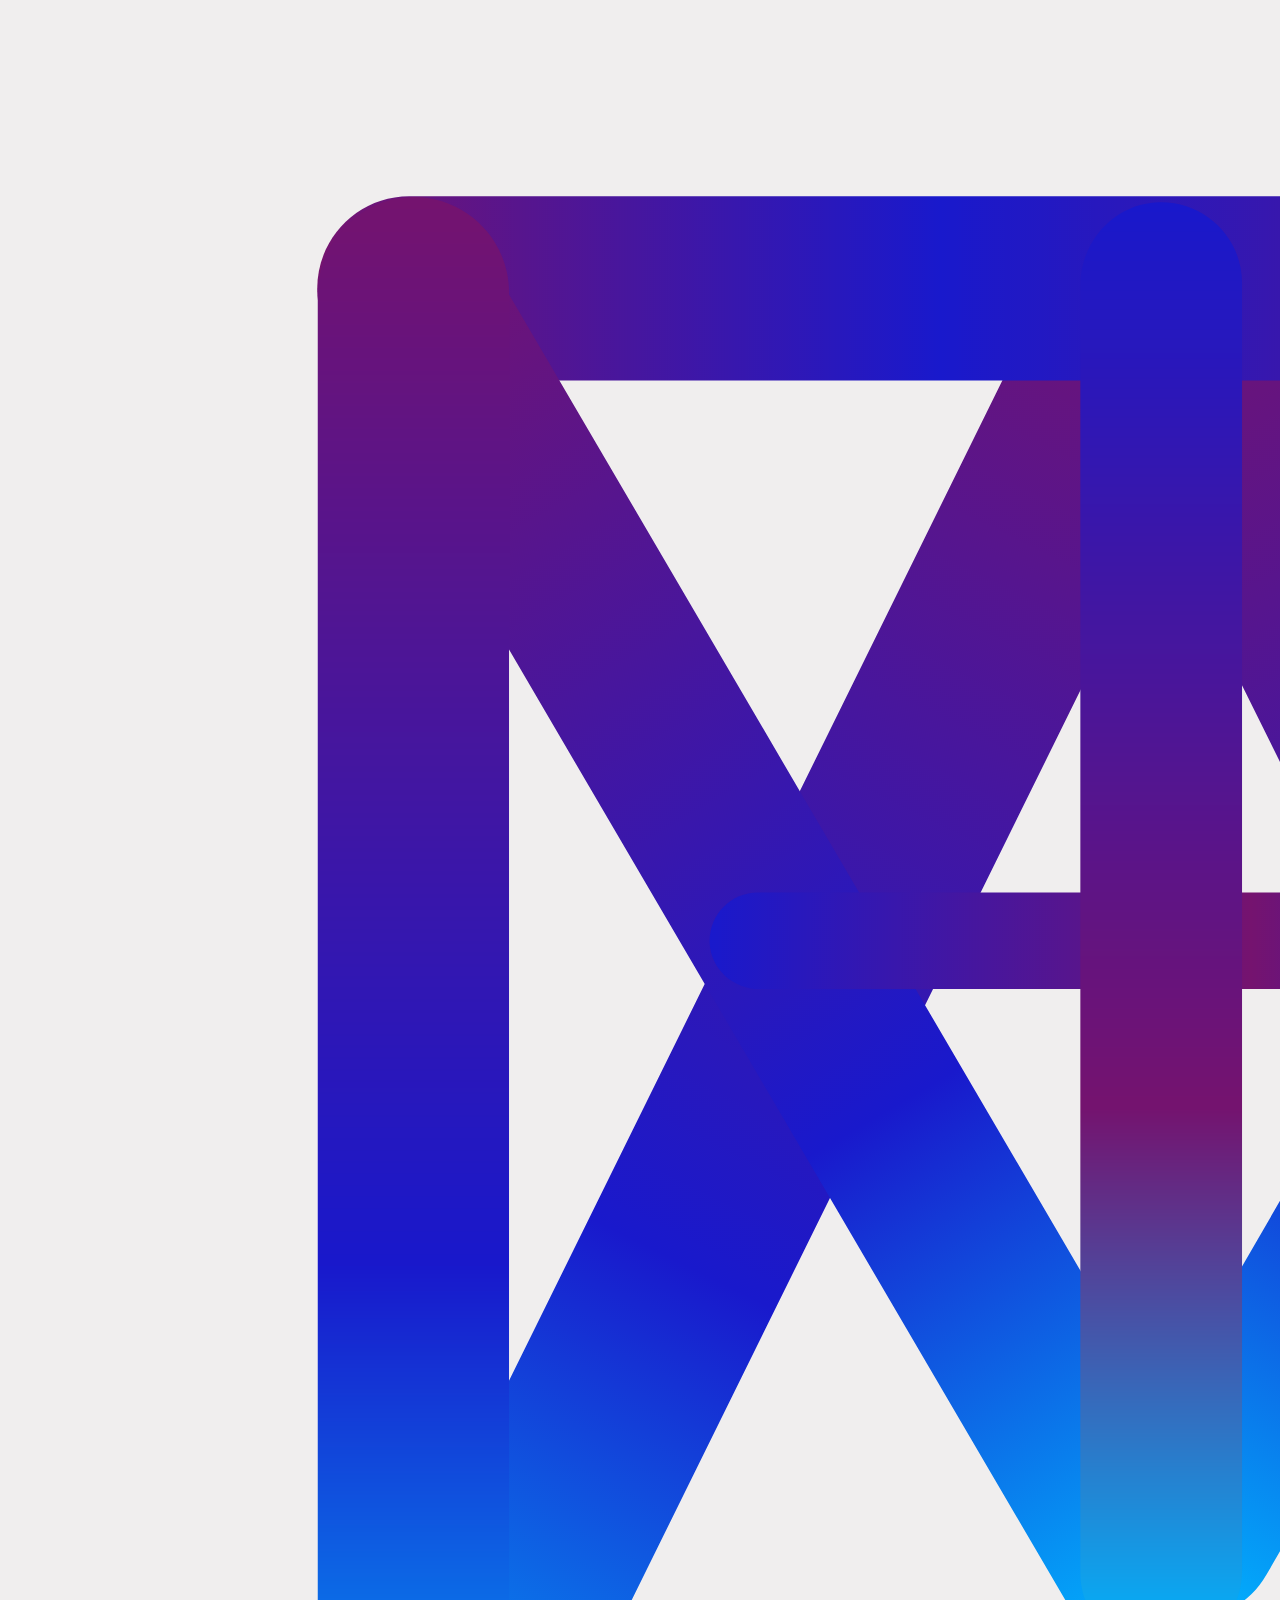
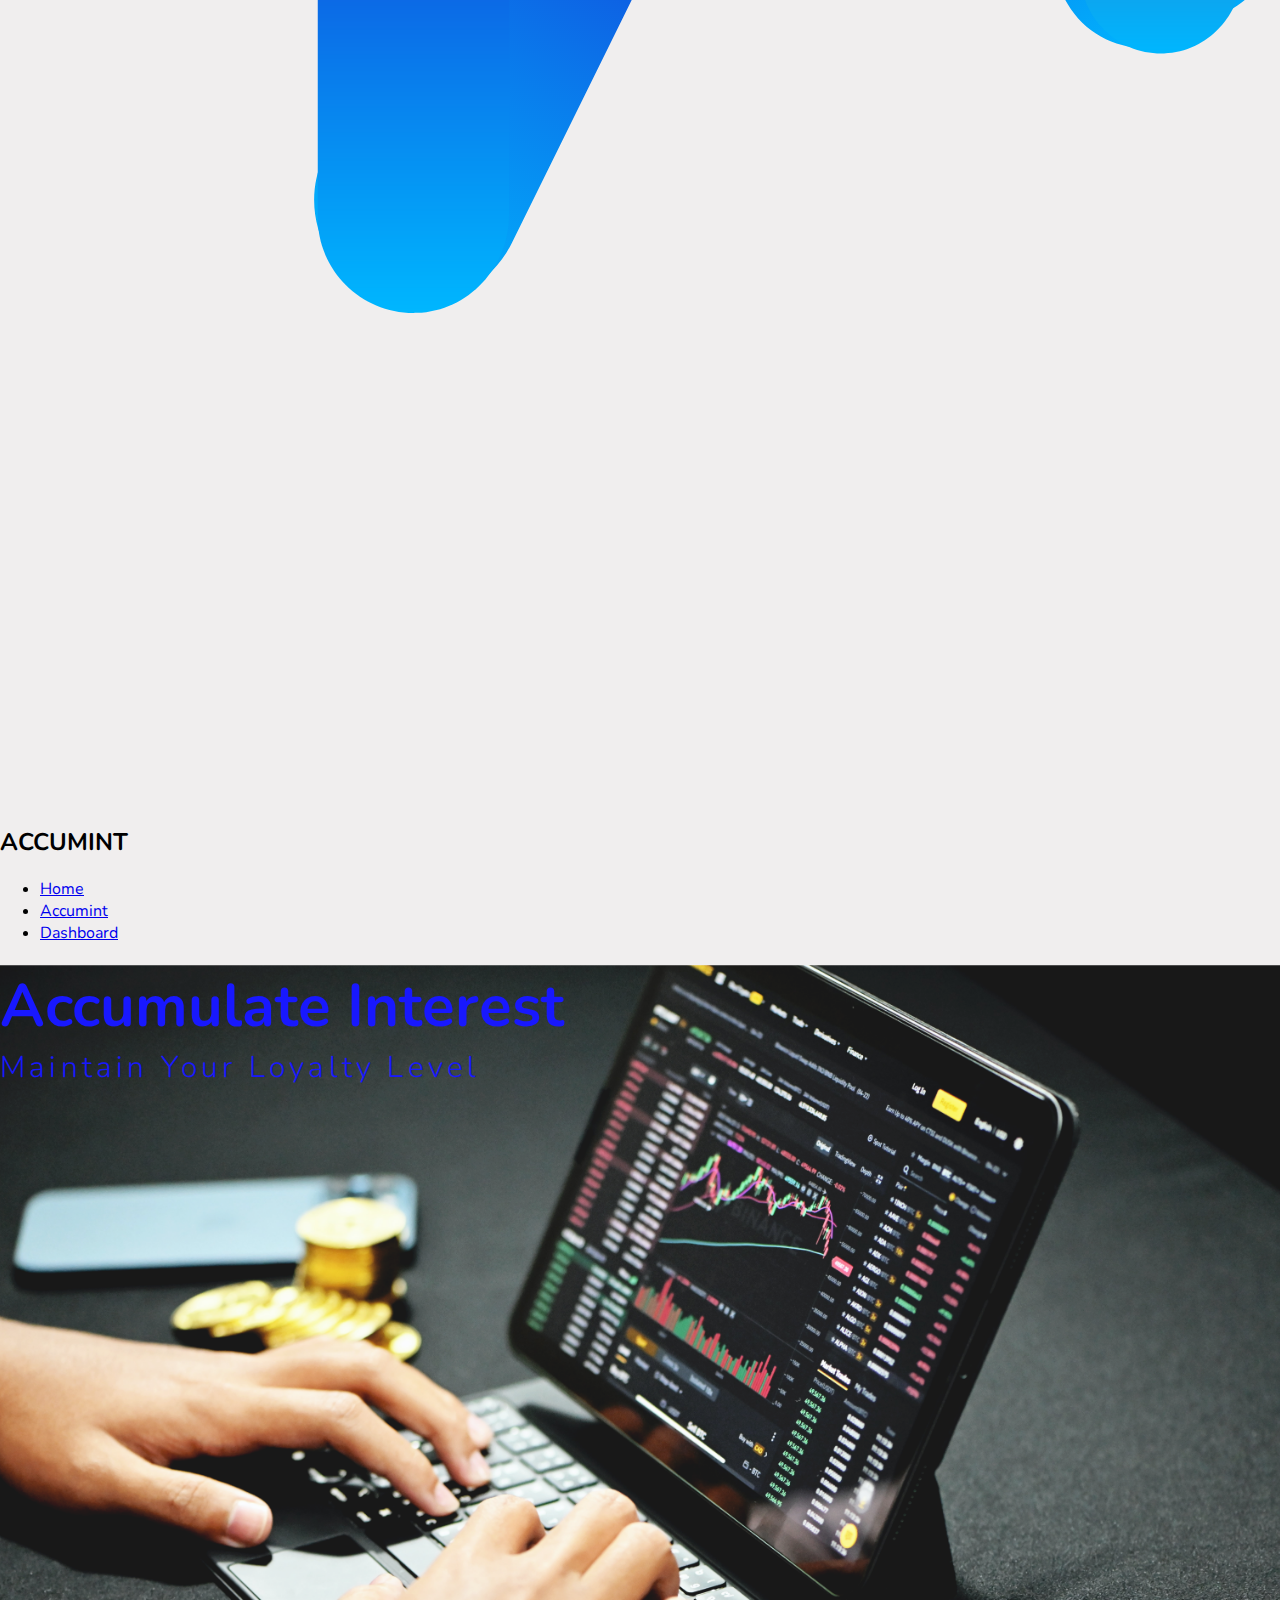
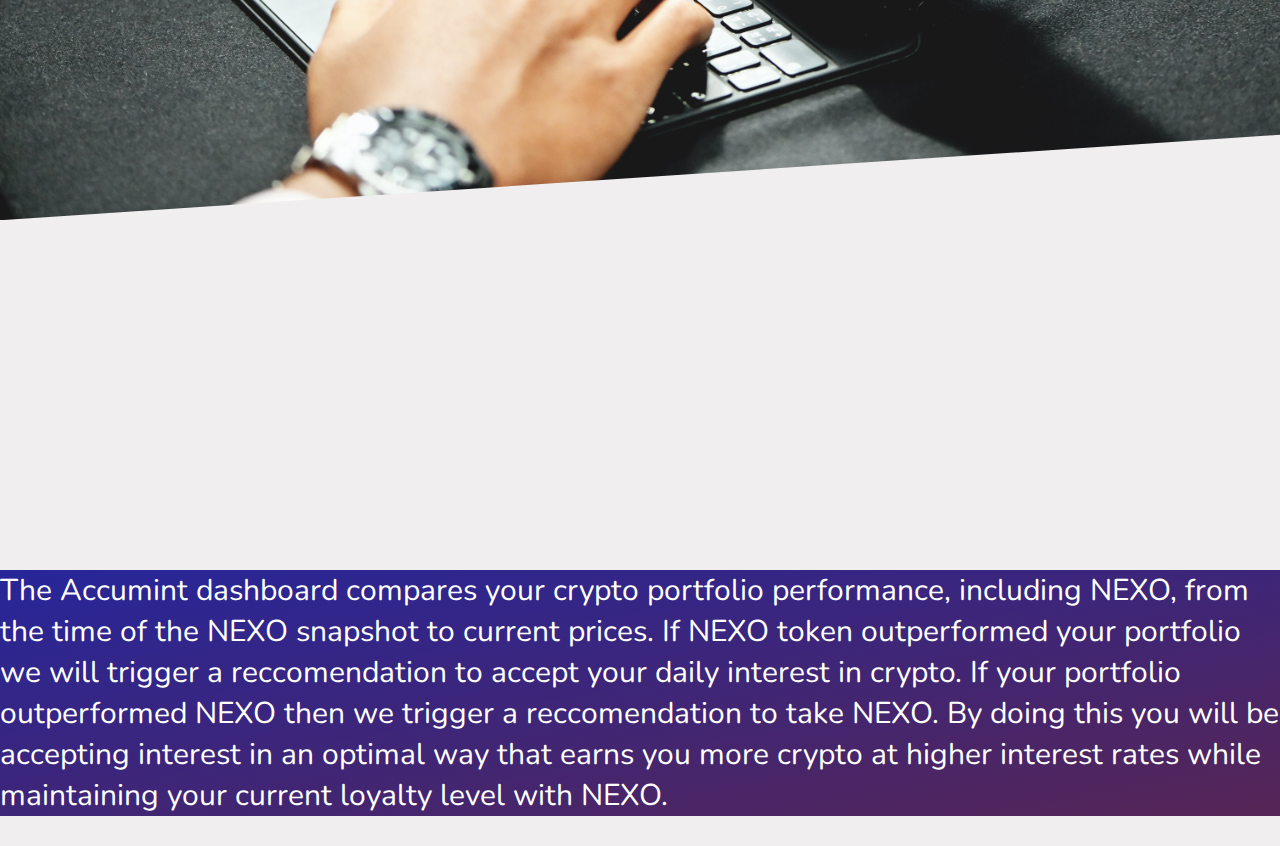
<file: index.html>
<!DOCTYPE html>
<html lang="en">
<head>
    <meta charset="UTF-8">
    <meta http-equiv="X-UA-Compatible" content="IE=edge">
    <meta name="viewport" content="width=device-width, initial-scale=1.0">
    <title>Document</title>
    <link href="https://cdn.jsdelivr.net/npm/bootstrap@5.1.3/dist/css/bootstrap.min.css" rel="stylesheet"
        integrity="sha384-1BmE4kWBq78iYhFldvKuhfTAU6auU8tT94WrHftjDbrCEXSU1oBoqyl2QvZ6jIW3" crossorigin="anonymous">
        <link rel="preconnect" href="https://fonts.googleapis.com">
        <link rel="preconnect" href="https://fonts.gstatic.com" crossorigin>
        <link
            href="https://fonts.googleapis.com/css2?family=Nunito:ital,wght@0,200;0,300;0,400;0,500;0,600;0,700;1,200;1,300;1,400;1,500&family=Oswald:wght@600&display=swap"
            rel="stylesheet">
        <link rel="preconnect" href="https://fonts.googleapis.com">
        <link rel="preconnect" href="https://fonts.gstatic.com" crossorigin>
        <link
            href="https://fonts.googleapis.com/css2?family=DM+Sans:wght@400;500;700&family=Dosis:wght@300;400;500;600;700&family=Exo+2:wght@200;300;400;500;600&family=Jost:wght@300;400;500;600&family=Manrope:wght@300;400;500;600;700&family=Questrial&family=Quicksand:wght@300;400;500;600;700&display=swap"
            rel="stylesheet">
            <link
                href="https://fonts.googleapis.com/css2?family=Nunito:ital,wght@0,200;0,300;0,400;0,500;0,600;0,700;1,200;1,300;1,400;1,500&family=Oswald:wght@600&display=swap"
                rel="stylesheet">
            <link rel="preconnect" href="https://fonts.googleapis.com">
            <link rel="preconnect" href="https://fonts.gstatic.com" crossorigin>
            <link
                href="https://fonts.googleapis.com/css2?family=DM+Sans:wght@400;500;700&family=Dosis:wght@300;400;500;600;700&family=Exo+2:wght@200;300;400;500;600&family=Jost:wght@300;400;500;600&family=Manrope:wght@300;400;500;600;700&family=Questrial&family=Quicksand:wght@300;400;500;600;700&display=swap"
                rel="stylesheet">
        <link rel="stylesheet" href="wsic.css">

</head>
<body>
    <div id="navbay-container">
        <div id="navbar-logo">
            <img src="logo-trans.png" alt="accumint logo">
            <h2>ACCUMINT</h2>
        </div>
        <div id="navbar-links">
            <ul>
                <li><a href="#home">Home</a></li>
                <li><a href="#accumint">Accumint</a></li>
                <li><a href="accumintdash.html">Dashboard</a></li>
            </ul>
        </div>
    </div>
    <header id="home" class="header">
        <div class="header-container">
            <h1>
                <span class="header-company-name">Accumulate Interest</span>
                <span class="header-company-sub">Maintain Your Loyalty Level</span>
            </h1>
        </div>
    </header>
    <section id="accumint">
        <div class=" row">
        <div id="accumint-paragraph">
            <p class="accumint-para">The Accumint dashboard compares your crypto portfolio performance, including NEXO, from the time of the NEXO snapshot to current prices. If NEXO token outperformed your portfolio we will trigger a reccomendation to accept your daily interest in crypto. If your portfolio outperformed NEXO then we trigger a reccomendation to take NEXO.
                 By doing this you will be accepting interest in an optimal way that earns you more crypto at higher interest rates while maintaining your current loyalty level with NEXO.</p>
        </div>
        </div>
   </section>
    <script src="https://cdn.jsdelivr.net/npm/bootstrap@5.1.3/dist/js/bootstrap.bundle.min.js"
        integrity="sha384-ka7Sk0Gln4gmtz2MlQnikT1wXgYsOg+OMhuP+IlRH9sENBO0LRn5q+8nbTov4+1p"
        crossorigin="anonymous"></script>
</body>
</html>
</file>
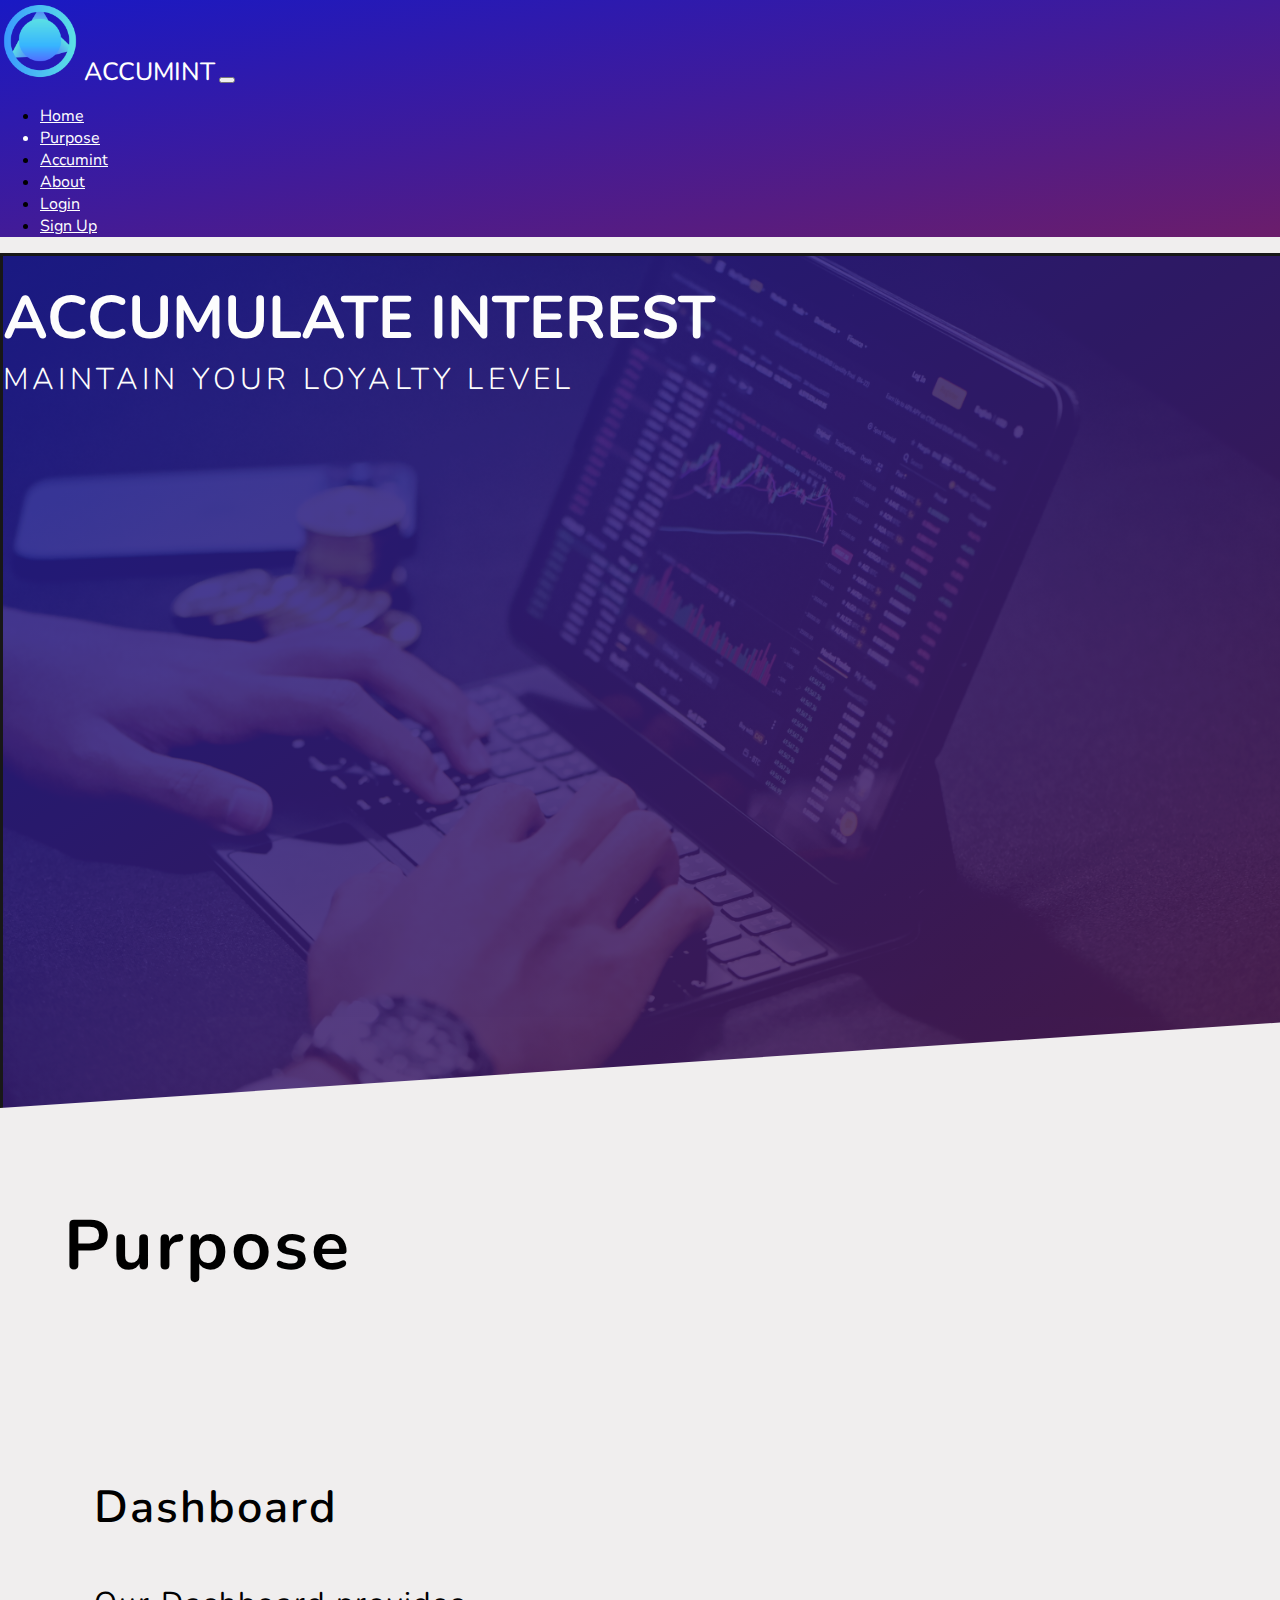
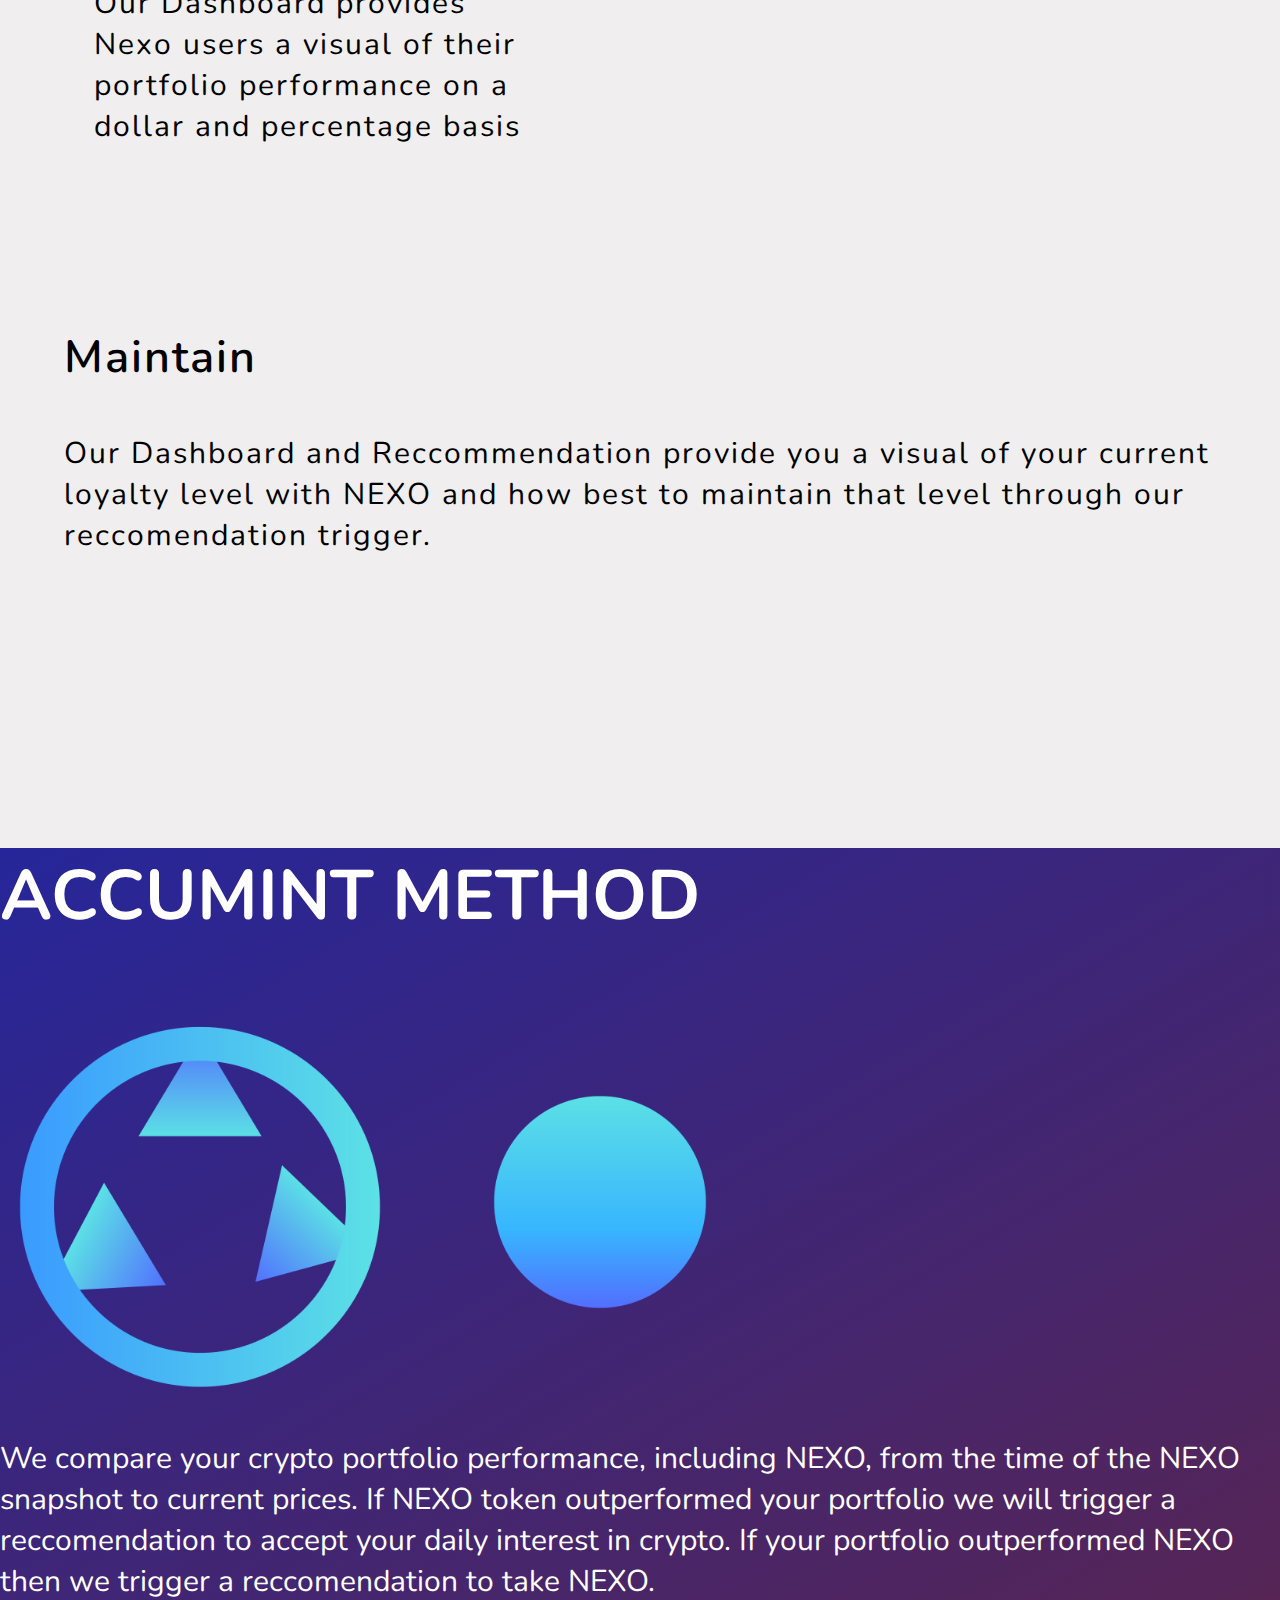
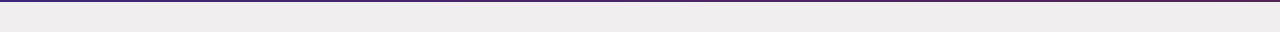
<file: wsic.html>
<!DOCTYPE html>
<html lang="en">
<head>
    <meta charset="UTF-8">
    <meta http-equiv="X-UA-Compatible" content="IE=edge">
    <meta name="viewport" content="width=device-width, initial-scale=1.0">
    <title>Document</title>
    <link href="https://cdn.jsdelivr.net/npm/bootstrap@5.1.3/dist/css/bootstrap.min.css" rel="stylesheet"
        integrity="sha384-1BmE4kWBq78iYhFldvKuhfTAU6auU8tT94WrHftjDbrCEXSU1oBoqyl2QvZ6jIW3" crossorigin="anonymous">
        <link rel="preconnect" href="https://fonts.googleapis.com">
        <link rel="preconnect" href="https://fonts.gstatic.com" crossorigin>
        <link
            href="https://fonts.googleapis.com/css2?family=Nunito:ital,wght@0,200;0,300;0,400;0,500;0,600;0,700;1,200;1,300;1,400;1,500&family=Oswald:wght@600&display=swap"
            rel="stylesheet">
        <link rel="preconnect" href="https://fonts.googleapis.com">
        <link rel="preconnect" href="https://fonts.gstatic.com" crossorigin>
        <link
            href="https://fonts.googleapis.com/css2?family=DM+Sans:wght@400;500;700&family=Dosis:wght@300;400;500;600;700&family=Exo+2:wght@200;300;400;500;600&family=Jost:wght@300;400;500;600&family=Manrope:wght@300;400;500;600;700&family=Questrial&family=Quicksand:wght@300;400;500;600;700&display=swap"
            rel="stylesheet">
        <link rel="stylesheet" href="wsic.css">

</head>
<body>
    <nav class="navbar navbar-custom navbar-expand-lg">
        <div class="container-fluid">
            <img height=80px src="logo.png" alt="logo">
            <span class="company">ACCUMINT</span>
            <button class="navbar-toggler" type="button" data-bs-toggle="collapse" data-bs-target="#navbarSupportedContent"
                aria-controls="navbarSupportedContent" aria-expanded="false" aria-label="Toggle navigation">
                <span class="navbar-toggler-icon"></span>
            </button>
            <div class="justify-content-end collapse navbar-collapse" id="navbarSupportedContent">
                <ul class="navbar-nav me-auto mb-2 mb-lg-0">
                    <li class="nav-item">
                        <a class="nav-link nav-text-custom active" aria-current="page" href="#">Home</a>
                    </li>
                    <li class="nav-item nav-text-custom">
                        <a class="nav-link nav-text-custom" href="#purpose">Purpose</a>
                    </li>
                    <li class="nav-item">
                        <a class="nav-link nav-text-custom" href="#accumint">Accumint</a>
                    </li>
                    <li class="nav-item">
                        <a class="nav-link nav-text-custom" href="#">About</a>
                    </li>
                <li class="nav-item">
                    <a class="nav-link nav-text-custom" href="#">Login</a>
                </li>
                <li class="nav-item">
                    <a class="nav-link nav-text-custom" href="#">Sign Up</a>
                </li>
                </ul>
            </div>
        </div>
    </nav>

    <header class="d-flex justify-content-center align-items-center">
        <div class="header-div d-flex justify-content-center align-items-center">
            <h1>
                <span class="header-company-name d-flex justify-content-center">Accumulate Interest</span>
                <span class="header-company-sub d-flex justify-content-center">Maintain Your Loyalty Level</span>
            </h1>
        </div>
    </header>

    <section class="" id="purpose">
        <div class="d-flex justify-content-center">
            <h2 class="purpose-head">Purpose</h2>
        </div>
        <div class="d-flex justify-content-center">
        <div class="dashboard-div">
            <h3 class="dashboard justify-content-center d-flex">Dashboard</h3>
            <p class="dashboard-text d-flex justify-content-center">Our Dashboard provides Nexo users a visual of their portfolio performance on a dollar and percentage basis</p>
        </div>
        <div class="reccommend-div">
            <h3 class="reccommend d-flex justify-content-center">Maintain</h3>
            <p class="reccommend-text">Our Dashboard and Reccommendation provide you a visual of your current loyalty level with NEXO and how best to maintain that level through our reccomendation trigger.</p>
        </div>
        </div>
        
    </section>
    <section id="accumint">
        <div class="d-flex justify-content-center">
            <h2 class="accumint-head">Accumint Method</h2>
        </div>
        <div class="d-flex row">
        <div class="custom-logo-flex col-6 col-s-12 d-flex col-auto">
            <img id="wheelLogo" src="wheelLogo.png" alt="wheel part of accumint logo">
            <img id="circleLogo" src="circleLogo.png" alt="the circle part of accumint logo">
        </div>
        <div class=" d-flex col-6 col-s-12">
            <p class="accumint-para">We compare your crypto portfolio performance, including NEXO, from the time of the NEXO snapshot to current prices. If NEXO token outperformed your portfolio we will trigger a reccomendation to accept your daily interest in crypto. If your portfolio outperformed NEXO then we trigger a reccomendation to take NEXO.</p>
        </div>
        </div>
    </section>

    

    <script src="https://cdn.jsdelivr.net/npm/bootstrap@5.1.3/dist/js/bootstrap.bundle.min.js"
        integrity="sha384-ka7Sk0Gln4gmtz2MlQnikT1wXgYsOg+OMhuP+IlRH9sENBO0LRn5q+8nbTov4+1p"
        crossorigin="anonymous"></script>
</body>
</html>
</file>
<file: wsic.css>
body {
  margin: 0;
  font-family: Nunito;
  font-weight: 400;
  background-color: rgb(240, 238, 238);
}

#id {
  display: inline;
  position: relative;
}

.company {
  color: white;
  font-family: Nunito;
  font-weight: 500;
  font-size: 25px;
}

.navbar-custom {
  background-image: linear-gradient(
    to bottom right,
    rgb(25, 25, 196),
    rgb(107, 29, 107)
  );
}

.navbar-custom .nav-text-custom {
  color: white;
}

header {
  position: relative;
  background-position: top;
  background-image: url(headerbackground.jpeg);
  background-size: cover;
  clip-path: polygon(0 0, 100% 0, 100% 90%, 0% 100%);
  color: blue;
  opacity: 0.9;
  height: 95vh;
  width: 100%;
}

.header-div {
  height: 100%;
  width: 100%;
  margin: 0;
  border: 3px solid black;
  color: white;
  text-transform: uppercase;
  background-image: linear-gradient(
    to bottom right,
    rgba(3, 3, 139, 0.85),
    rgba(59, 2, 59, 0.85)
  );
}

.header-company-name {
  display: block;
  font-size: 60px;
  font-family: Nunito;
  font-weight: 700;
}

.header-company-sub {
  display: block;
  font-size: 30px;
  font-weight: 300;
  letter-spacing: 4.2px;
}

#purpose {
  background-color: rgb(240, 238, 238);
  height: 100vh;
  width: 90%;
  left: 50%;
  margin-left: 5%;
}

.purpose-head {
  font-size: 70px;
  font-weight: 700;
  margin-top: 90px;
  letter-spacing: 3px;
}

.dashboard-div {
  display: inline-block;
  height: 450px;
  width: 40%;
  margin-left: 30px;
  position: relative;
  margin-top: 80px;
}

.dashboard {
  font-size: 45px;
  font-weight: 600;
  letter-spacing: 2px;
}

.dashboard-text {
  margin-top: 40px;
  display: block;
  font-size: 30px;
  letter-spacing: 2px;
}

.reccommend-div {
  display: inline;
  height: 450px;
  width: 40%;
  margin-left: 30px;
  position: relative;
  margin-top: 80px;
}

.reccommend {
  font-size: 45px;
  font-weight: 600;
  letter-spacing: 2px;
}

.reccommend-text {
  margin-top: 40px;
  display: block;
  font-size: 30px;
  letter-spacing: 2px;
}

#accumint {
  background-image: linear-gradient(
    to bottom right,
    rgba(3, 3, 139, 0.85),
    rgba(59, 2, 59, 0.85)
  );
  color: white;
  height: cover;
  width: 100%;
  margin-top: 350px;
}

.accumint-head{
  font-size: 70px;
  font-weight: 700;
  margin-top: 80px;
  text-transform: uppercase;
}


#wheelLogo{
  height: 400px;
  animation: rotationWheel 6s infinite linear;
  backface-visibility: hidden;
}

#circleLogo{
  height: 400px;
  position:absolute;
  backface-visibility: hidden;
}

@keyframes rotationWheel{
  from {
    transform: rotate(0deg);
  }
  to{
    transform: rotate(359deg);
  }
}

@keyframes rotationCircle{
  0%{
    transform: rotate3d(1, 1, 1, 0deg);
  }

  50%{
    transform: rotate3d(1, 1, 1, 180deg);
  }
  100%{
    transform: rotate3d(1, 1, 1, 359deg);
  }
}

.accumint-para{
  font-size: 30px;
}
</file>
